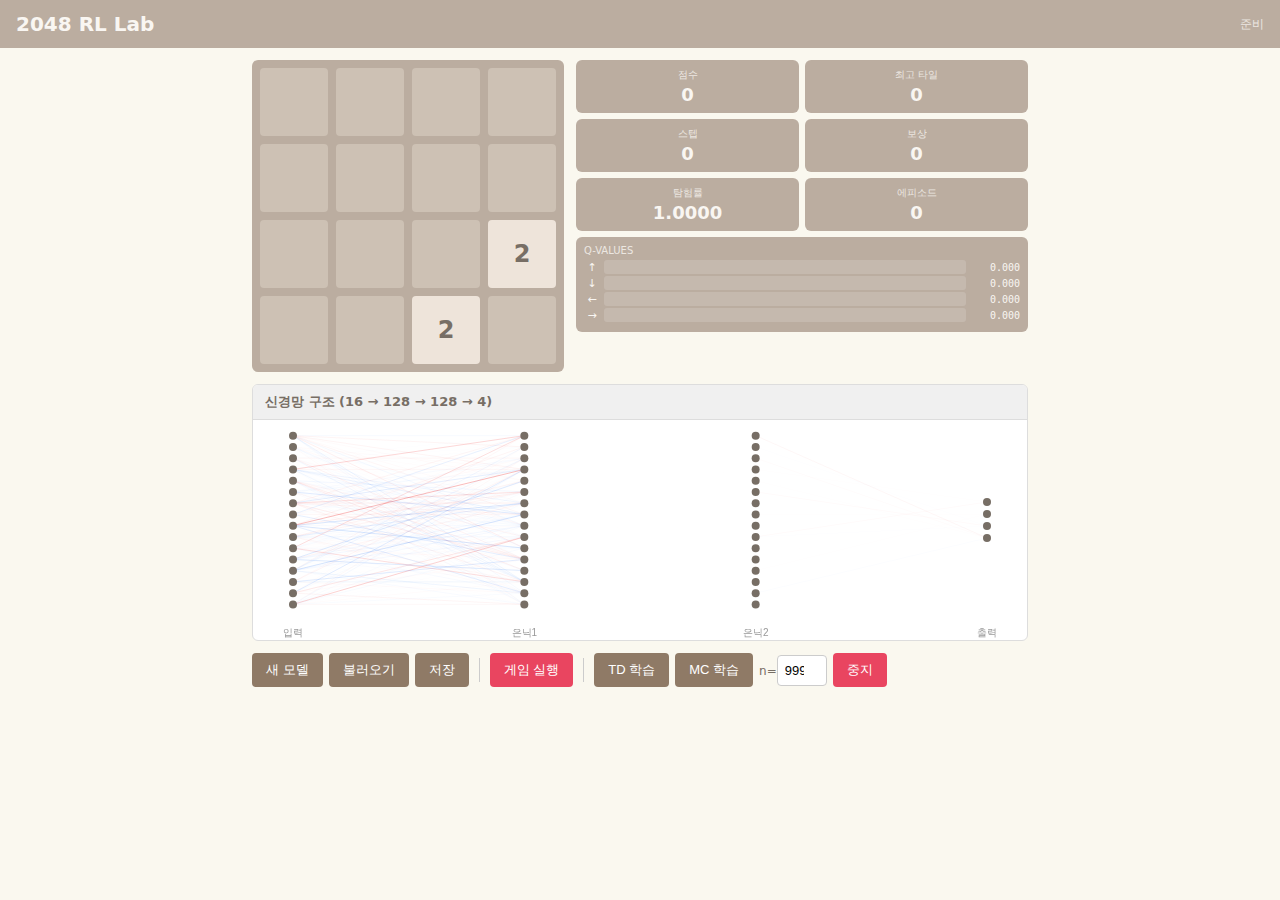
<file: ml_app.html>
<!DOCTYPE html>
<html lang="ko">
<head>
    <meta charset="UTF-8">
    <meta name="viewport" content="width=device-width, initial-scale=1.0, user-scalable=no">
    <title>2048 RL Lab</title>
    <style>
        :root {
            --bg: #faf8ef;
            --grid-bg: #bbada0;
            --text: #776e65;
            --text-light: #f9f6f2;
            --btn: #8f7a66;
            --btn-accent: #e94560;
        }
        * { margin: 0; padding: 0; box-sizing: border-box; }
        body { font-family: 'Segoe UI', system-ui, sans-serif; background: var(--bg); color: var(--text); }

        /* --- Header --- */
        header { background: var(--grid-bg); color: var(--text-light); padding: 12px 16px; display: flex; justify-content: space-between; align-items: center; }
        header h1 { font-size: 20px; }
        #statusText { font-size: 12px; opacity: 0.8; }

        /* --- Main Layout --- */
        .main { max-width: 800px; margin: 0 auto; padding: 12px; display: flex; flex-direction: column; gap: 12px; }

        /* --- Game + Info Row --- */
        .game-row { display: flex; gap: 12px; align-items: flex-start; }
        @media (max-width: 600px) { .game-row { flex-direction: column; align-items: center; } }

        /* --- Game Board --- */
        .grid { display: grid; grid-template-columns: repeat(4, 68px); gap: 8px; background: var(--grid-bg); padding: 8px; border-radius: 6px; flex-shrink: 0; }
        .tile { width: 68px; height: 68px; display: flex; justify-content: center; align-items: center; font-size: 24px; font-weight: bold; border-radius: 4px; transition: background 0.1s; }
        .t0    { background: #cdc1b4; }
        .t2    { background: #eee4da; color: #776e65; }
        .t4    { background: #ede0c8; color: #776e65; }
        .t8    { background: #f2b179; color: var(--text-light); }
        .t16   { background: #f59563; color: var(--text-light); }
        .t32   { background: #f67c5f; color: var(--text-light); }
        .t64   { background: #f65e3b; color: var(--text-light); }
        .t128  { background: #edcf72; color: var(--text-light); }
        .t256  { background: #edcc61; color: var(--text-light); }
        .t512  { background: #edc850; color: var(--text-light); }
        .t1024 { background: #edc53f; color: var(--text-light); font-size: 19px; }
        .t2048 { background: #edc22e; color: var(--text-light); font-size: 19px; }
        .tbig  { background: #3c3a32; color: var(--text-light); font-size: 16px; }

        /* --- Info Panel --- */
        .info { flex: 1; min-width: 200px; }
        .info-grid { display: grid; grid-template-columns: 1fr 1fr; gap: 6px; }
        .info-item { background: var(--grid-bg); color: var(--text-light); border-radius: 6px; padding: 8px; text-align: center; }
        .info-item .label { font-size: 10px; text-transform: uppercase; opacity: 0.8; }
        .info-item .value { font-size: 18px; font-weight: 700; margin-top: 2px; }
        .q-values { margin-top: 6px; background: var(--grid-bg); border-radius: 6px; padding: 8px; color: var(--text-light); }
        .q-values .label { font-size: 10px; text-transform: uppercase; opacity: 0.8; margin-bottom: 4px; }
        .q-bar-row { display: flex; align-items: center; gap: 4px; margin: 2px 0; font-size: 11px; }
        .q-bar-row .dir { width: 16px; text-align: center; }
        .q-bar { flex: 1; height: 14px; background: rgba(255,255,255,0.15); border-radius: 3px; overflow: hidden; position: relative; }
        .q-bar-fill { height: 100%; border-radius: 3px; transition: width 0.15s; }
        .q-bar-val { font-size: 10px; width: 50px; text-align: right; font-family: monospace; }
        .q-best .q-bar-fill { background: #edc22e; }
        .q-normal .q-bar-fill { background: rgba(255,255,255,0.4); }

        /* --- Network Canvas --- */
        .network-section { background: #fff; border-radius: 6px; border: 1px solid #ddd; overflow: hidden; }
        .network-section h3 { font-size: 13px; padding: 8px 12px; background: #f0f0f0; border-bottom: 1px solid #ddd; }
        #networkCanvas { width: 100%; display: block; }

        /* --- Controls --- */
        .controls { display: flex; flex-wrap: wrap; gap: 6px; align-items: center; }
        .controls button { padding: 8px 14px; font-size: 13px; cursor: pointer; background: var(--btn); color: white; border: none; border-radius: 4px; }
        .controls button:active { opacity: 0.8; }
        .controls button.accent { background: var(--btn-accent); }
        .controls input[type="number"] { width: 50px; padding: 7px; font-size: 13px; border: 1px solid #ccc; border-radius: 4px; text-align: center; }
        .controls label { font-size: 12px; color: var(--text); }
        .controls .sep { width: 1px; height: 24px; background: #ccc; margin: 0 4px; }
        .controls input[type="file"] { display: none; }
    </style>
</head>
<body>
    <header>
        <h1>2048 RL Lab</h1>
        <span id="statusText">준비</span>
    </header>

    <div class="main">
        <!-- Game + Info -->
        <div class="game-row">
            <div class="grid" id="grid"></div>
            <div class="info">
                <div class="info-grid">
                    <div class="info-item"><div class="label">점수</div><div class="value" id="infoScore">0</div></div>
                    <div class="info-item"><div class="label">최고 타일</div><div class="value" id="infoMaxTile">0</div></div>
                    <div class="info-item"><div class="label">스텝</div><div class="value" id="infoStep">0</div></div>
                    <div class="info-item"><div class="label">보상</div><div class="value" id="infoReward">0</div></div>
                    <div class="info-item"><div class="label">탐험률</div><div class="value" id="infoEpsilon">1.000</div></div>
                    <div class="info-item"><div class="label">에피소드</div><div class="value" id="infoEpisode">0</div></div>
                </div>
                <div class="q-values">
                    <div class="label">Q-Values</div>
                    <div class="q-bar-row" id="qRow0"><span class="dir">↑</span><div class="q-bar"><div class="q-bar-fill"></div></div><span class="q-bar-val">0</span></div>
                    <div class="q-bar-row" id="qRow1"><span class="dir">↓</span><div class="q-bar"><div class="q-bar-fill"></div></div><span class="q-bar-val">0</span></div>
                    <div class="q-bar-row" id="qRow2"><span class="dir">←</span><div class="q-bar"><div class="q-bar-fill"></div></div><span class="q-bar-val">0</span></div>
                    <div class="q-bar-row" id="qRow3"><span class="dir">→</span><div class="q-bar"><div class="q-bar-fill"></div></div><span class="q-bar-val">0</span></div>
                </div>
            </div>
        </div>

        <!-- Network Graph -->
        <div class="network-section">
            <h3>신경망 구조 (16 → 128 → 128 → 4)</h3>
            <canvas id="networkCanvas" height="220"></canvas>
        </div>

        <!-- Controls -->
        <div class="controls">
            <button id="btnNewModel">새 모델</button>
            <button id="btnLoad">불러오기</button>
            <input type="file" id="fileInput" accept=".json">
            <button id="btnSave">저장</button>
            <div class="sep"></div>
            <button id="btnPlay" class="accent">게임 실행</button>
            <div class="sep"></div>
            <button id="btnTD">TD 학습</button>
            <button id="btnMC">MC 학습</button>
            <label>n=<input type="number" id="inputN" value="9999" min="1" max="10000"></label>
            <button id="btnStop" class="accent" disabled>중지</button>
        </div>
    </div>

<script>
// ============================================================
// 작업 1: Game2048 JS 클래스
// ============================================================

const SPAWN_4_RATE = 0.1;
const ACTION_UP = 0, ACTION_DOWN = 1, ACTION_LEFT = 2, ACTION_RIGHT = 3;
const ACTION_NAMES = ['↑', '↓', '←', '→'];
const ROTATION_MAP = { [ACTION_UP]: 1, [ACTION_DOWN]: 3, [ACTION_LEFT]: 0, [ACTION_RIGHT]: 2 };

const CURRICULUM_TILES = [2, 4, 8, 16, 32, 64, 128, 256, 512, 1024];

class Game2048 {
    constructor(curriculumMode = false) {
        this.board = null;
        this.score = 0;
        this.done = false;
        this.curriculumMode = curriculumMode;
    }

    reset(curriculumMode = null) {
        const mode = curriculumMode !== null ? curriculumMode : this.curriculumMode;
        this.board = Array.from({ length: 4 }, () => new Array(4).fill(0));
        this.score = 0;
        this.done = false;
        if (mode) {
            this._resetCurriculum();
        } else {
            this._spawnTile();
            this._spawnTile();
        }
        return this.getState();
    }

    _resetCurriculum() {
        // 2^1 ~ 2^10 중 4개 복원추출 → 내림차순 정렬
        const tiles = [];
        for (let i = 0; i < 4; i++) {
            tiles.push(CURRICULUM_TILES[Math.floor(Math.random() * CURRICULUM_TILES.length)]);
        }
        tiles.sort((a, b) => b - a);
        this.board[3] = tiles;
        // 우상단에 2 고정
        this.board[0][3] = 2;
    }

    getState() {
        return this.board.map(r => [...r]);
    }

    step(action) {
        if (this.done) return { state: this.getState(), reward: 0, done: true };
        const oldBoard = JSON.stringify(this.board);
        const reward = this._move(action);
        const validMove = JSON.stringify(this.board) !== oldBoard;
        if (validMove) {
            this._spawnTile();
            if (!this._canMove()) this.done = true;
        }
        this.score += reward;
        return { state: this.getState(), reward, done: this.done };
    }

    getValidActions() {
        const valid = [];
        // left=2, right=3, up=0, down=1
        if (this._canMoveDirection(0)) valid.push(0); // up
        if (this._canMoveDirection(1)) valid.push(1); // down
        if (this._canMoveDirection(2)) valid.push(2); // left
        if (this._canMoveDirection(3)) valid.push(3); // right
        return valid;
    }

    _canMoveRowLeft(row) {
        for (let j = 0; j < 4; j++) {
            if (row[j] === 0) {
                for (let k = j + 1; k < 4; k++) {
                    if (row[k] !== 0) return true;
                }
            } else if (j + 1 < 4 && row[j] === row[j + 1]) {
                return true;
            }
        }
        return false;
    }

    _canMoveDirection(action) {
        const k = ROTATION_MAP[action];
        const rotated = this._rotate(this.board, k);
        for (let i = 0; i < 4; i++) {
            if (this._canMoveRowLeft(rotated[i])) return true;
        }
        return false;
    }

    getMaxTile() {
        let max = 0;
        for (const row of this.board) for (const v of row) if (v > max) max = v;
        return max;
    }

    _spawnTile() {
        const empty = [];
        for (let i = 0; i < 4; i++)
            for (let j = 0; j < 4; j++)
                if (this.board[i][j] === 0) empty.push([i, j]);
        if (empty.length === 0) return;
        const [r, c] = empty[Math.floor(Math.random() * empty.length)];
        this.board[r][c] = Math.random() < SPAWN_4_RATE ? 4 : 2;
    }

    _move(action) {
        const k = ROTATION_MAP[action];
        let rotated = this._rotate(this.board, k);
        let reward = 0;
        for (let i = 0; i < 4; i++) {
            const [merged, r] = this._mergeRow(rotated[i]);
            rotated[i] = merged;
            reward += r;
        }
        this.board = this._rotate(rotated, (4 - k) % 4);
        return reward;
    }

    _mergeRow(row) {
        const nonZero = row.filter(x => x !== 0);
        const merged = [];
        let reward = 0;
        let i = 0;
        while (i < nonZero.length) {
            if (i + 1 < nonZero.length && nonZero[i] === nonZero[i + 1]) {
                const val = nonZero[i] * 2;
                merged.push(val);
                reward += val;
                i += 2;
            } else {
                merged.push(nonZero[i]);
                i++;
            }
        }
        while (merged.length < 4) merged.push(0);
        return [merged, reward];
    }

    _rotate(b, k) {
        let r = b.map(row => [...row]);
        for (let t = 0; t < k; t++) {
            const n = r.length;
            const rot = Array.from({ length: n }, () => new Array(n).fill(0));
            for (let x = 0; x < n; x++)
                for (let y = 0; y < n; y++)
                    rot[y][n - 1 - x] = r[x][y];
            r = rot;
        }
        return r;
    }

    _canMove() {
        for (let i = 0; i < 4; i++)
            for (let j = 0; j < 4; j++) {
                if (this.board[i][j] === 0) return true;
                if (j < 3 && this.board[i][j] === this.board[i][j + 1]) return true;
                if (i < 3 && this.board[i][j] === this.board[i + 1][j]) return true;
            }
        return false;
    }
}

// ============================================================
// 작업 2: QNetwork JS 포팅
// ============================================================

const MAX_POWER = 15;
const GRAD_NORM_LIMIT = 1.0;
const HUBER_DELTA = 1.0;

// --- 행렬 유틸 ---
function zeros(rows, cols) {
    if (cols === undefined) return new Float64Array(rows);
    return Array.from({ length: rows }, () => new Float64Array(cols));
}

function matMul(A, B) {
    // A: [m][k], B: [k][n] → C: [m][n]
    const m = A.length, k = B.length, n = B[0].length;
    const C = Array.from({ length: m }, () => new Float64Array(n));
    for (let i = 0; i < m; i++)
        for (let j = 0; j < n; j++) {
            let s = 0;
            for (let p = 0; p < k; p++) s += A[i][p] * B[p][j];
            C[i][j] = s;
        }
    return C;
}

function transpose(A) {
    const m = A.length, n = A[0].length;
    const T = Array.from({ length: n }, () => new Float64Array(m));
    for (let i = 0; i < m; i++)
        for (let j = 0; j < n; j++)
            T[j][i] = A[i][j];
    return T;
}

function addBias(A, b) {
    // A: [m][n], b: Float64Array(n) → A[i][j] + b[j]
    const m = A.length, n = A[0].length;
    const R = Array.from({ length: m }, () => new Float64Array(n));
    for (let i = 0; i < m; i++)
        for (let j = 0; j < n; j++)
            R[i][j] = A[i][j] + b[j];
    return R;
}

function randn() {
    // Box-Muller
    const u1 = Math.random(), u2 = Math.random();
    return Math.sqrt(-2 * Math.log(u1)) * Math.cos(2 * Math.PI * u2);
}

class QNetwork {
    constructor(hiddenSize = 128) {
        this.hiddenSize = hiddenSize;
        const h = hiddenSize;
        const xavier = (fanIn) => Math.sqrt(2.0 / fanIn);

        this.w1 = this._randMatrix(16, h, xavier(16));
        this.b1 = zeros(h);
        this.w2 = this._randMatrix(h, h, xavier(h));
        this.b2 = zeros(h);
        this.w3 = this._randMatrix(h, 4, xavier(h));
        this.b3 = zeros(4);

        this._cache = {};
    }

    _randMatrix(rows, cols, scale) {
        const M = Array.from({ length: rows }, () => new Float64Array(cols));
        for (let i = 0; i < rows; i++)
            for (let j = 0; j < cols; j++)
                M[i][j] = randn() * scale;
        return M;
    }

    _preprocess(board) {
        // board: 4x4 array → [1][16] normalized
        const x = [new Float64Array(16)];
        for (let i = 0; i < 4; i++)
            for (let j = 0; j < 4; j++) {
                const v = board[i][j];
                x[0][i * 4 + j] = v > 0 ? Math.log2(v) / MAX_POWER : 0;
            }
        return x;
    }

    forward(board) {
        const x = this._preprocess(board);
        const z1 = addBias(matMul(x, this.w1), this.b1);
        const a1 = z1.map(r => r.map(v => Math.max(0, v)));  // ReLU
        const z2 = addBias(matMul(a1, this.w2), this.b2);
        const a2 = z2.map(r => r.map(v => Math.max(0, v)));
        const z3 = addBias(matMul(a2, this.w3), this.b3);

        this._cache = { x, z1, a1, z2, a2, z3 };
        return Array.from(z3[0]);  // [4] Q-values
    }

    backward(action, target, lr = 0.001) {
        const { x, z1, a1, z2, a2, z3 } = this._cache;
        const qVal = z3[0][action];
        if (isNaN(qVal)) return 0;

        const error = qVal - target;
        const absError = Math.abs(error);
        let loss, dloss;
        if (absError <= HUBER_DELTA) {
            loss = 0.5 * error * error;
            dloss = error;
        } else {
            loss = HUBER_DELTA * (absError - 0.5 * HUBER_DELTA);
            dloss = HUBER_DELTA * Math.sign(error);
        }

        // dz3: [1][4]
        const dz3 = [new Float64Array(4)];
        dz3[0][action] = dloss;

        // Layer 3
        const dw3 = matMul(transpose(a2), dz3);
        const db3 = new Float64Array(dz3[0]);
        const da2 = matMul(dz3, transpose(this.w3));

        // Layer 2 (ReLU backward)
        const dz2 = da2.map((r, i) => r.map((v, j) => z2[i][j] > 0 ? v : 0));
        const dw2 = matMul(transpose(a1), dz2);
        const db2 = new Float64Array(dz2[0]);
        const da1 = matMul(dz2, transpose(this.w2));

        // Layer 1
        const dz1 = da1.map((r, i) => r.map((v, j) => z1[i][j] > 0 ? v : 0));
        const dw1 = matMul(transpose(x), dz1);
        const db1 = new Float64Array(dz1[0]);

        // Clip & update
        this._updateWeights(this.w3, dw3, this.b3, db3, lr);
        this._updateWeights(this.w2, dw2, this.b2, db2, lr);
        this._updateWeights(this.w1, dw1, this.b1, db1, lr);

        return loss;
    }

    _clipNorm(g) {
        // g: 2D array or 1D Float64Array → norm clip
        let sumSq = 0;
        if (g[0] instanceof Float64Array || Array.isArray(g[0])) {
            for (let i = 0; i < g.length; i++)
                for (let j = 0; j < g[0].length; j++)
                    sumSq += g[i][j] * g[i][j];
        } else {
            for (let j = 0; j < g.length; j++)
                sumSq += g[j] * g[j];
        }
        const norm = Math.sqrt(sumSq);
        if (norm <= GRAD_NORM_LIMIT) return g;
        const scale = GRAD_NORM_LIMIT / norm;
        if (g[0] instanceof Float64Array || Array.isArray(g[0])) {
            const c = Array.from({ length: g.length }, () => new Float64Array(g[0].length));
            for (let i = 0; i < g.length; i++)
                for (let j = 0; j < g[0].length; j++)
                    c[i][j] = g[i][j] * scale;
            return c;
        } else {
            const c = new Float64Array(g.length);
            for (let j = 0; j < g.length; j++)
                c[j] = g[j] * scale;
            return c;
        }
    }

    _updateWeights(w, dw, b, db, lr) {
        dw = this._clipNorm(dw);
        db = this._clipNorm(db);
        for (let i = 0; i < w.length; i++)
            for (let j = 0; j < w[0].length; j++)
                w[i][j] -= lr * dw[i][j];
        for (let j = 0; j < b.length; j++)
            b[j] -= lr * db[j];
    }

    getAction(board, validActions, epsilon = 0) {
        if (!validActions || validActions.length === 0) return 0;
        if (Math.random() < epsilon)
            return validActions[Math.floor(Math.random() * validActions.length)];
        const q = this.forward(board);
        let bestA = validActions[0], bestQ = -Infinity;
        for (const a of validActions) {
            if (q[a] > bestQ) { bestQ = q[a]; bestA = a; }
        }
        return bestA;
    }

    toJSON() {
        const to2D = (m) => m.map(r => Array.from(r));
        const to1D = (a) => Array.from(a);
        return {
            hiddenSize: this.hiddenSize,
            w1: to2D(this.w1), b1: to1D(this.b1),
            w2: to2D(this.w2), b2: to1D(this.b2),
            w3: to2D(this.w3), b3: to1D(this.b3),
        };
    }

    static fromJSON(obj) {
        const net = new QNetwork(obj.hiddenSize);
        const toF64_2D = (arr) => arr.map(r => new Float64Array(r));
        const toF64_1D = (arr) => new Float64Array(arr);
        net.w1 = toF64_2D(obj.w1); net.b1 = toF64_1D(obj.b1);
        net.w2 = toF64_2D(obj.w2); net.b2 = toF64_1D(obj.b2);
        net.w3 = toF64_2D(obj.w3); net.b3 = toF64_1D(obj.b3);
        return net;
    }
}

// ============================================================
// 작업 3: Trainer JS 포팅
// ============================================================

const DEFAULT_CONFIG = {
    gamma: 0.9999,
    learningRate: 0.001,
    epsilonStart: 1.0,
    epsilonEnd: 0.05,
    epsilonDecay: 0.999,
};

function lnReward(reward) {
    return reward > 0 ? Math.log(reward) : 0;
}

// D4 대칭 그룹: [rot_k, flip, actionMap]
const BOARD_AUGMENTATIONS = [
    [0, false, [0, 1, 2, 3]],  // 원본
    [1, false, [2, 3, 1, 0]],  // 90° 반시계
    [2, false, [1, 0, 3, 2]],  // 180°
    [3, false, [3, 2, 0, 1]],  // 270° 반시계
    [0, true,  [0, 1, 3, 2]],  // 좌우 대칭
    [1, true,  [3, 2, 1, 0]],  // 90° + 좌우 대칭
    [2, true,  [1, 0, 2, 3]],  // 180° + 좌우 대칭
    [3, true,  [2, 3, 0, 1]],  // 270° + 좌우 대칭
];

function augmentBoard(board, rotK, flip) {
    let b = board.map(r => [...r]);
    for (let t = 0; t < rotK; t++) {
        const n = b.length;
        const rot = Array.from({ length: n }, () => new Array(n).fill(0));
        for (let x = 0; x < n; x++)
            for (let y = 0; y < n; y++)
                rot[y][n - 1 - x] = b[x][y];
        b = rot;
    }
    if (flip) {
        for (let i = 0; i < b.length; i++) b[i].reverse();
    }
    return b;
}

class TDTrainer {
    constructor(model, config = {}) {
        this.model = model;
        this.cfg = { ...DEFAULT_CONFIG, ...config };
        this.epsilon = this.cfg.epsilonStart;
        this.episodeCount = 0;
        this.onStep = null;
        this.aborted = false;
    }

    abort() { this.aborted = true; }

    async trainEpisodes(env, n = 1, onEpisodeEnd = null) {
        for (let ep = 0; ep < n; ep++) {
            if (this.aborted) break;
            const result = await this._trainOne(env);
            this.episodeCount++;
            this.epsilon = Math.max(this.cfg.epsilonEnd, this.epsilon * this.cfg.epsilonDecay);
            if (onEpisodeEnd) onEpisodeEnd({ ...result, episode: this.episodeCount, epsilon: this.epsilon });
        }
    }

    async _trainOne(env) {
        const losses = [];
        let state = env.reset();
        let stepNum = 0;
        let prevStep = null;

        while (!env.done && !this.aborted) {
            const validActions = env.getValidActions();
            const action = this.model.getAction(state, validActions, this.epsilon);
            const { state: nextState, reward, done } = env.step(action);

            // SARSA: 이전 스텝 학습 — target = ln(r) + γ * Q(s', a')
            if (prevStep) {
                const r = lnReward(prevStep.reward);
                let totalLoss = 0;
                for (const [rotK, flip, actionMap] of BOARD_AUGMENTATIONS) {
                    const augCurr = augmentBoard(state, rotK, flip);
                    const augCurrAction = actionMap[action];
                    const qNext = this.model.forward(augCurr)[augCurrAction];
                    const target = r + this.cfg.gamma * qNext;
                    const augPrev = augmentBoard(prevStep.state, rotK, flip);
                    const augPrevAction = actionMap[prevStep.action];
                    this.model.forward(augPrev);
                    totalLoss += this.model.backward(augPrevAction, target, this.cfg.learningRate);
                }
                losses.push(totalLoss / 8);
            }

            const qValues = this.model.forward(state);
            if (this.onStep) this.onStep({ stepNum, state, action, reward, loss: losses[losses.length - 1] || null, qValues, done, score: env.score, maxTile: env.getMaxTile() });

            prevStep = { state: state.map(r => [...r]), action, reward };
            state = nextState;
            stepNum++;

            if (stepNum % 5 === 0) await new Promise(r => setTimeout(r, 0));
        }

        // 마지막 스텝: target = ln(r_T)
        if (prevStep) {
            const r = lnReward(prevStep.reward);
            let totalLoss = 0;
            for (const [rotK, flip, actionMap] of BOARD_AUGMENTATIONS) {
                const augPrev = augmentBoard(prevStep.state, rotK, flip);
                const augPrevAction = actionMap[prevStep.action];
                this.model.forward(augPrev);
                totalLoss += this.model.backward(augPrevAction, r, this.cfg.learningRate);
            }
            losses.push(totalLoss / 8);
        }

        return { steps: stepNum, score: env.score, maxTile: env.getMaxTile(), losses };
    }
}

class MCTrainer {
    constructor(model, config = {}) {
        this.model = model;
        this.cfg = { ...DEFAULT_CONFIG, ...config };
        this.epsilon = this.cfg.epsilonStart;
        this.episodeCount = 0;
        this.onStep = null;
        this.aborted = false;
    }

    abort() { this.aborted = true; }

    async trainEpisodes(env, n = 1, onEpisodeEnd = null) {
        for (let ep = 0; ep < n; ep++) {
            if (this.aborted) break;
            const result = await this._trainOne(env);
            this.episodeCount++;
            this.epsilon = Math.max(this.cfg.epsilonEnd, this.epsilon * this.cfg.epsilonDecay);
            if (onEpisodeEnd) onEpisodeEnd({ ...result, episode: this.episodeCount, epsilon: this.epsilon });
        }
    }

    async _trainOne(env) {
        const episode = [];
        let state = env.reset();
        let stepNum = 0;

        // 에피소드 수집
        while (!env.done && !this.aborted) {
            const validActions = env.getValidActions();
            const action = this.model.getAction(state, validActions, this.epsilon);
            const { state: nextState, reward, done } = env.step(action);
            const qValues = this.model.forward(state);
            episode.push({ state: state.map(r => [...r]), action, reward, qValues });

            if (this.onStep) this.onStep({ stepNum, state, action, reward, loss: null, qValues, done, score: env.score, maxTile: env.getMaxTile() });

            state = nextState;
            stepNum++;
            if (stepNum % 10 === 0) await new Promise(r => setTimeout(r, 0));
        }

        // 중단된 경우 학습하지 않음
        if (this.aborted) return { steps: stepNum, score: env.score, maxTile: env.getMaxTile(), losses: [] };

        // Return 계산 (역순) — ln(reward) + gamma 할인
        const returns = new Array(episode.length);
        let G = 0;
        for (let i = episode.length - 1; i >= 0; i--) {
            G = lnReward(episode[i].reward) + this.cfg.gamma * G;
            returns[i] = G;
        }

        // 각 스텝 학습 — D4 8x 증강
        const losses = [];
        for (let i = 0; i < episode.length; i++) {
            let totalLoss = 0;
            for (const [rotK, flip, actionMap] of BOARD_AUGMENTATIONS) {
                const augState = augmentBoard(episode[i].state, rotK, flip);
                const augAction = actionMap[episode[i].action];
                this.model.forward(augState);
                totalLoss += this.model.backward(augAction, returns[i], this.cfg.learningRate);
            }
            losses.push(totalLoss / 8);
        }

        return { steps: stepNum, score: env.score, maxTile: env.getMaxTile(), losses };
    }
}

// ============================================================
// 작업 4 + 5 + 6: UI, 신경망 시각화, 실시간 통합
// ============================================================

let env = new Game2048();
let model = new QNetwork(128);
let currentStep = 0;
let currentEpisode = 0;
let activeTrainer = null;  // 현재 실행 중인 트레이너 (중지용)
let playAborted = false;   // 게임 실행 중지 플래그
let running = false;

// --- 게임판 렌더링 ---
function renderBoard(board) {
    const grid = document.getElementById('grid');
    grid.innerHTML = '';
    board.flat().forEach(v => {
        const tile = document.createElement('div');
        tile.className = 'tile ' + (v > 2048 ? 'tbig' : 't' + v);
        tile.textContent = v || '';
        grid.appendChild(tile);
    });
}

// --- 정보 패널 업데이트 ---
function updateInfo(info) {
    if (info.score !== undefined) document.getElementById('infoScore').textContent = info.score;
    if (info.maxTile !== undefined) document.getElementById('infoMaxTile').textContent = info.maxTile;
    if (info.step !== undefined) document.getElementById('infoStep').textContent = info.step;
    if (info.reward !== undefined) document.getElementById('infoReward').textContent = info.reward;
    if (info.epsilon !== undefined) document.getElementById('infoEpsilon').textContent = info.epsilon.toFixed(4);
    if (info.episode !== undefined) document.getElementById('infoEpisode').textContent = info.episode;
}

// --- Q값 바 업데이트 ---
function updateQBars(qValues, bestAction) {
    if (!qValues) return;
    const maxAbs = Math.max(...qValues.map(Math.abs), 0.001);
    for (let a = 0; a < 4; a++) {
        const row = document.getElementById('qRow' + a);
        const fill = row.querySelector('.q-bar-fill');
        const val = row.querySelector('.q-bar-val');
        const pct = Math.abs(qValues[a]) / maxAbs * 100;
        fill.style.width = pct + '%';
        val.textContent = qValues[a].toFixed(3);
        row.className = 'q-bar-row ' + (a === bestAction ? 'q-best' : 'q-normal');
    }
}

// --- 신경망 그래프 ---
function drawNetwork() {
    const canvas = document.getElementById('networkCanvas');
    const ctx = canvas.getContext('2d');
    const W = canvas.width = canvas.clientWidth * (window.devicePixelRatio || 1);
    const H = canvas.height = 220 * (window.devicePixelRatio || 1);
    ctx.scale(window.devicePixelRatio || 1, window.devicePixelRatio || 1);
    const w = canvas.clientWidth, h = 220;
    ctx.clearRect(0, 0, w, h);

    const layers = [16, 16, 16, 4];  // 표시 노드 수
    const layerLabels = ['입력', '은닉1', '은닉2', '출력'];
    const weights = [model.w1, model.w2, model.w3];
    const groupSizes = [1, 8, 8, 1];  // 그룹당 실제 뉴런 수
    const pad = 40;
    const layerX = layers.map((_, i) => pad + i * (w - 2 * pad) / (layers.length - 1));

    // 노드 y 좌표
    const nodeY = (layerIdx, nodeIdx) => {
        const n = layers[layerIdx];
        const spacing = Math.min(12, (h - 40) / n);
        const totalH = (n - 1) * spacing;
        return (h - 20) / 2 - totalH / 2 + nodeIdx * spacing;
    };

    // 연결선
    for (let li = 0; li < weights.length; li++) {
        const W_mat = weights[li];
        const srcN = layers[li], dstN = layers[li + 1];
        const srcGroup = groupSizes[li], dstGroup = groupSizes[li + 1];

        // 그룹 간 평균 가중치 계산
        for (let si = 0; si < srcN; si++) {
            for (let di = 0; di < dstN; di++) {
                let sum = 0, count = 0;
                for (let sg = 0; sg < srcGroup; sg++) {
                    for (let dg = 0; dg < dstGroup; dg++) {
                        const srcIdx = si * srcGroup + sg;
                        const dstIdx = di * dstGroup + dg;
                        if (srcIdx < W_mat.length && dstIdx < W_mat[0].length) {
                            sum += W_mat[srcIdx][dstIdx];
                            count++;
                        }
                    }
                }
                if (count === 0) continue;
                const avg = sum / count;
                const absAvg = Math.abs(avg);
                const thickness = Math.min(3, absAvg * 2);
                if (thickness < 0.1) continue;

                ctx.beginPath();
                ctx.moveTo(layerX[li], nodeY(li, si));
                ctx.lineTo(layerX[li + 1], nodeY(li + 1, di));
                ctx.strokeStyle = avg > 0
                    ? `rgba(59, 130, 246, ${Math.min(0.6, absAvg)})`   // 파랑
                    : `rgba(239, 68, 68, ${Math.min(0.6, absAvg)})`;    // 빨강
                ctx.lineWidth = thickness;
                ctx.stroke();
            }
        }
    }

    // 노드
    for (let li = 0; li < layers.length; li++) {
        for (let ni = 0; ni < layers[li]; ni++) {
            const x = layerX[li], y = nodeY(li, ni);
            ctx.beginPath();
            ctx.arc(x, y, 4, 0, 2 * Math.PI);
            ctx.fillStyle = '#776e65';
            ctx.fill();
        }
        // 라벨
        ctx.fillStyle = '#999';
        ctx.font = '10px sans-serif';
        ctx.textAlign = 'center';
        ctx.fillText(layerLabels[li], layerX[li], h - 4);
    }
}

// --- 스텝 콜백 (학습/게임 중 매 스텝 호출) ---
function onStepUI(info) {
    renderBoard(info.state);
    updateInfo({ score: info.score, maxTile: info.maxTile, step: info.stepNum, reward: info.reward });
    if (info.qValues) {
        let bestA = 0, bestQ = -Infinity;
        for (let a = 0; a < 4; a++) if (info.qValues[a] > bestQ) { bestQ = info.qValues[a]; bestA = a; }
        updateQBars(info.qValues, bestA);
    }
}

// --- 에피소드 콜백 ---
function onEpisodeUI(result) {
    updateInfo({ episode: result.episode, epsilon: result.epsilon, score: result.score, maxTile: result.maxTile });
    drawNetwork();
}

// --- 버튼 핸들러 ---
function setStatus(text) { document.getElementById('statusText').textContent = text; }
function setRunning(v) {
    running = v;
    document.querySelectorAll('.controls button').forEach(b => b.disabled = v);
    document.getElementById('btnStop').disabled = !v;
}

document.getElementById('btnNewModel').addEventListener('click', () => {
    model = new QNetwork(128);
    setStatus('새 모델 생성');
    drawNetwork();
    // 에피소드/epsilon 초기화 표시
    updateInfo({ episode: 0, epsilon: 1.0, score: 0, step: 0, reward: 0, maxTile: 0 });
    updateQBars([0, 0, 0, 0], -1);
});

document.getElementById('btnSave').addEventListener('click', () => {
    const json = JSON.stringify(model.toJSON());
    const blob = new Blob([json], { type: 'application/json' });
    const a = document.createElement('a');
    a.href = URL.createObjectURL(blob);
    a.download = 'model_2048.json';
    a.click();
    URL.revokeObjectURL(a.href);
    setStatus('모델 저장 완료');
});

document.getElementById('btnLoad').addEventListener('click', () => {
    document.getElementById('fileInput').click();
});

document.getElementById('fileInput').addEventListener('change', (e) => {
    const file = e.target.files[0];
    if (!file) return;
    const reader = new FileReader();
    reader.onload = () => {
        try {
            model = QNetwork.fromJSON(JSON.parse(reader.result));
            setStatus('모델 불러오기 완료');
            drawNetwork();
        } catch (err) {
            setStatus('불러오기 실패: ' + err.message);
        }
    };
    reader.readAsText(file);
    e.target.value = '';
});

document.getElementById('btnPlay').addEventListener('click', async () => {
    if (running) return;
    setRunning(true);
    playAborted = false;
    setStatus('게임 실행 중...');
    env = new Game2048();
    const state = env.reset();
    renderBoard(state);
    let step = 0;
    while (!env.done && !playAborted) {
        const validActions = env.getValidActions();
        if (validActions.length === 0) break;
        const action = model.getAction(env.getState(), validActions, 0);
        const qValues = model.forward(env.getState());
        const { reward } = env.step(action);
        onStepUI({ stepNum: step, state: env.getState(), action, reward, qValues, done: env.done, score: env.score, maxTile: env.getMaxTile() });
        step++;
        await new Promise(r => setTimeout(r, 50));
    }
    const msg = playAborted ? '게임 중단' : `게임 종료 · 점수 ${env.score} · 최고 타일 ${env.getMaxTile()}`;
    setStatus(msg);
    setRunning(false);
});

document.getElementById('btnTD').addEventListener('click', async () => {
    if (running) return;
    setRunning(true);
    const n = parseInt(document.getElementById('inputN').value) || 1;
    setStatus(`TD 학습 중... (0/${n})`);
    env = new Game2048();
    const trainer = new TDTrainer(model);
    trainer.onStep = onStepUI;
    activeTrainer = trainer;
    await trainer.trainEpisodes(env, n, (result) => {
        onEpisodeUI(result);
        setStatus(`TD 학습 중... (${result.episode}/${n})`);
    });
    const msg = trainer.aborted ? `TD 학습 중단 · ${trainer.episodeCount}게임` : `TD 학습 완료 · ${n}게임`;
    setStatus(msg);
    activeTrainer = null;
    setRunning(false);
});

document.getElementById('btnMC').addEventListener('click', async () => {
    if (running) return;
    setRunning(true);
    const n = parseInt(document.getElementById('inputN').value) || 1;
    setStatus(`MC 학습 중... (0/${n})`);
    env = new Game2048();
    const trainer = new MCTrainer(model);
    trainer.onStep = onStepUI;
    activeTrainer = trainer;
    await trainer.trainEpisodes(env, n, (result) => {
        onEpisodeUI(result);
        setStatus(`MC 학습 중... (${result.episode}/${n})`);
    });
    const msg = trainer.aborted ? `MC 학습 중단 · ${trainer.episodeCount}게임` : `MC 학습 완료 · ${n}게임`;
    setStatus(msg);
    activeTrainer = null;
    setRunning(false);
});

document.getElementById('btnStop').addEventListener('click', () => {
    if (activeTrainer) activeTrainer.abort();
    playAborted = true;
});

// --- 초기화 ---
env.reset();
renderBoard(env.getState());
drawNetwork();
updateInfo({ score: 0, maxTile: 0, step: 0, reward: 0, epsilon: 1.0, episode: 0 });
updateQBars([0, 0, 0, 0], -1);

</script>
</body>
</html>
</file>
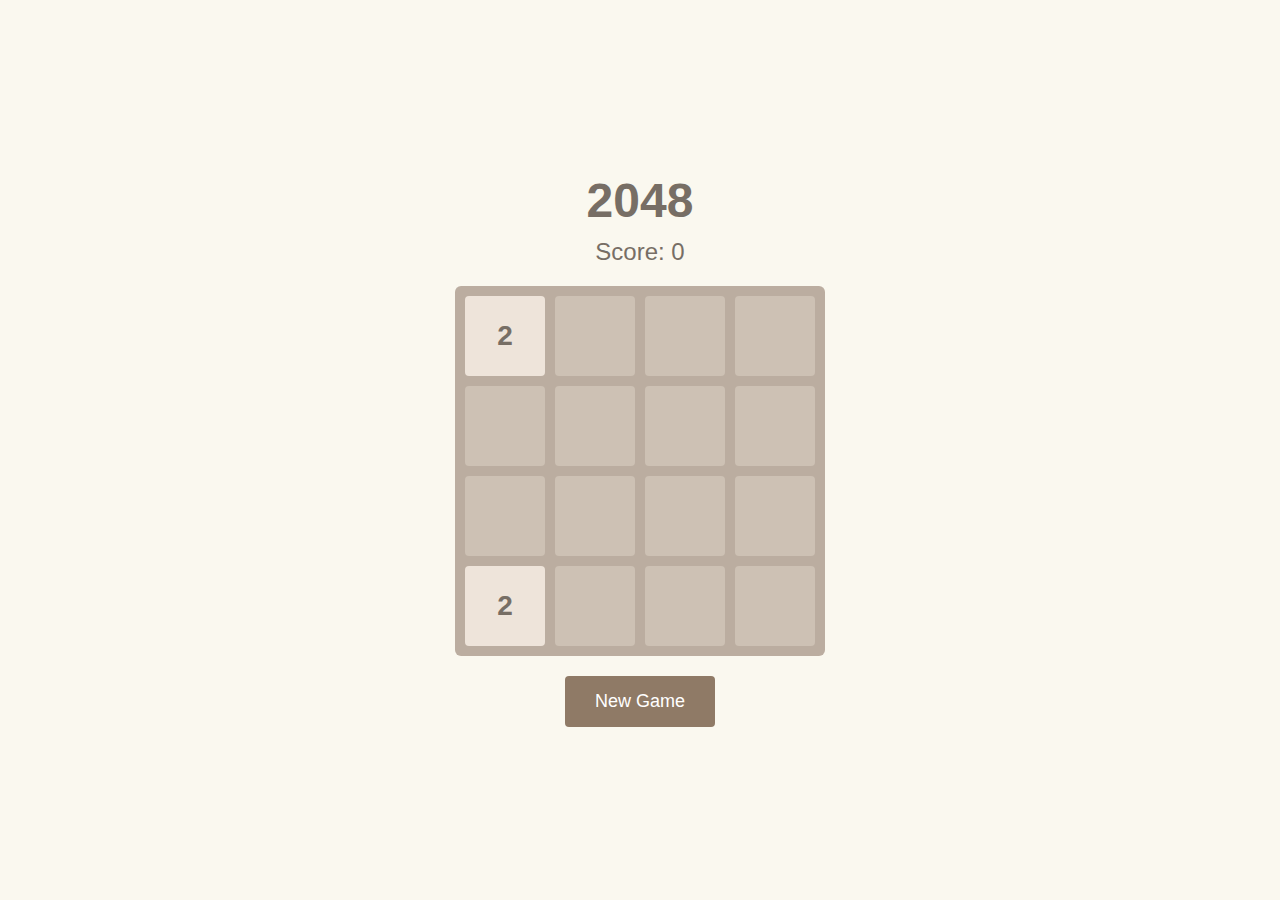
<file: static_ui.html>
<!DOCTYPE html>
<html>
<head>
    <meta name="viewport" content="width=device-width, initial-scale=1.0, user-scalable=no">
    <title>2048</title>
    <style>
        * { margin: 0; padding: 0; box-sizing: border-box; }
        body { font-family: Arial, sans-serif; background: #faf8ef; display: flex; justify-content: center; align-items: center; min-height: 100vh; touch-action: none; }
        .container { text-align: center; }
        h1 { color: #776e65; font-size: 48px; margin-bottom: 10px; }
        .score { color: #776e65; font-size: 24px; margin-bottom: 20px; }
        .grid { display: grid; grid-template-columns: repeat(4, 80px); gap: 10px; background: #bbada0; padding: 10px; border-radius: 6px; }
        .tile { width: 80px; height: 80px; display: flex; justify-content: center; align-items: center; font-size: 28px; font-weight: bold; border-radius: 4px; }
        .t0 { background: #cdc1b4; }
        .t2 { background: #eee4da; color: #776e65; }
        .t4 { background: #ede0c8; color: #776e65; }
        .t8 { background: #f2b179; color: #f9f6f2; }
        .t16 { background: #f59563; color: #f9f6f2; }
        .t32 { background: #f67c5f; color: #f9f6f2; }
        .t64 { background: #f65e3b; color: #f9f6f2; }
        .t128 { background: #edcf72; color: #f9f6f2; }
        .t256 { background: #edcc61; color: #f9f6f2; }
        .t512 { background: #edc850; color: #f9f6f2; }
        .t1024 { background: #edc53f; color: #f9f6f2; font-size: 22px; }
        .t2048 { background: #edc22e; color: #f9f6f2; font-size: 22px; }
        .tbig { background: #3c3a32; color: #f9f6f2; font-size: 18px; }
        .game-over { color: #776e65; font-size: 32px; margin-top: 20px; }
        button { margin-top: 20px; padding: 15px 30px; font-size: 18px; cursor: pointer; background: #8f7a66; color: white; border: none; border-radius: 4px; }
    </style>
</head>
<body>
    <div class="container">
        <h1>2048</h1>
        <div class="score">Score: <span id="score">0</span></div>
        <div class="grid" id="grid"></div>
        <div class="game-over" id="gameover" style="display:none;">Game Over!</div>
        <button onclick="reset()">New Game</button>
    </div>
    <script>
        // Game state
        let board = [];
        let score = 0;
        let done = false;

        // Initialize
        function reset() {
            board = Array(4).fill().map(() => Array(4).fill(0));
            score = 0;
            done = false;
            spawnTile();
            spawnTile();
            render();
        }

        function spawnTile() {
            const empty = [];
            for (let i = 0; i < 4; i++)
                for (let j = 0; j < 4; j++)
                    if (board[i][j] === 0) empty.push([i, j]);
            if (empty.length === 0) return;
            const [r, c] = empty[Math.floor(Math.random() * empty.length)];
            board[r][c] = Math.random() < 0.1 ? 4 : 2;
        }

        function mergeRow(row) {
            let result = row.filter(x => x !== 0);
            let reward = 0;
            for (let i = 0; i < result.length - 1; i++) {
                if (result[i] === result[i + 1]) {
                    result[i] *= 2;
                    reward += result[i];
                    result.splice(i + 1, 1);
                }
            }
            while (result.length < 4) result.push(0);
            return [result, reward];
        }

        function rotateBoard(b, k) {
            let r = b.map(row => [...row]);
            for (let i = 0; i < k; i++) {
                const n = r.length;
                const rotated = Array(n).fill().map(() => Array(n).fill(0));
                for (let x = 0; x < n; x++)
                    for (let y = 0; y < n; y++)
                        rotated[y][n - 1 - x] = r[x][y];
                r = rotated;
            }
            return r;
        }

        function move(action) {
            if (done) return;
            const oldBoard = JSON.stringify(board);
            const rotation = [3, 1, 0, 2][action]; // up, down, left, right
            let rotated = rotateBoard(board, rotation);
            let reward = 0;
            for (let i = 0; i < 4; i++) {
                const [merged, r] = mergeRow(rotated[i]);
                rotated[i] = merged;
                reward += r;
            }
            board = rotateBoard(rotated, (4 - rotation) % 4);
            if (JSON.stringify(board) !== oldBoard) {
                score += reward;
                spawnTile();
                if (!canMove()) done = true;
            }
            render();
        }

        function canMove() {
            for (let i = 0; i < 4; i++)
                for (let j = 0; j < 4; j++) {
                    if (board[i][j] === 0) return true;
                    if (j < 3 && board[i][j] === board[i][j + 1]) return true;
                    if (i < 3 && board[i][j] === board[i + 1][j]) return true;
                }
            return false;
        }

        function render() {
            document.getElementById('score').textContent = score;
            document.getElementById('gameover').style.display = done ? 'block' : 'none';
            const grid = document.getElementById('grid');
            grid.innerHTML = '';
            board.flat().forEach(v => {
                const tile = document.createElement('div');
                tile.className = 'tile ' + (v > 2048 ? 'tbig' : 't' + v);
                tile.textContent = v || '';
                grid.appendChild(tile);
            });
        }

        // Keyboard
        document.addEventListener('keydown', e => {
            const map = { ArrowUp: 0, ArrowDown: 1, ArrowLeft: 2, ArrowRight: 3, w: 0, s: 1, a: 2, d: 3 };
            if (map[e.key] !== undefined) { e.preventDefault(); move(map[e.key]); }
        });

        // Touch
        let touchStartX, touchStartY;
        document.addEventListener('touchstart', e => { touchStartX = e.touches[0].clientX; touchStartY = e.touches[0].clientY; });
        document.addEventListener('touchend', e => {
            const dx = e.changedTouches[0].clientX - touchStartX;
            const dy = e.changedTouches[0].clientY - touchStartY;
            if (Math.abs(dx) < 30 && Math.abs(dy) < 30) return;
            if (Math.abs(dx) > Math.abs(dy)) move(dx > 0 ? 3 : 2);
            else move(dy > 0 ? 1 : 0);
        });

        reset();
    </script>
</body>
</html>
</file>
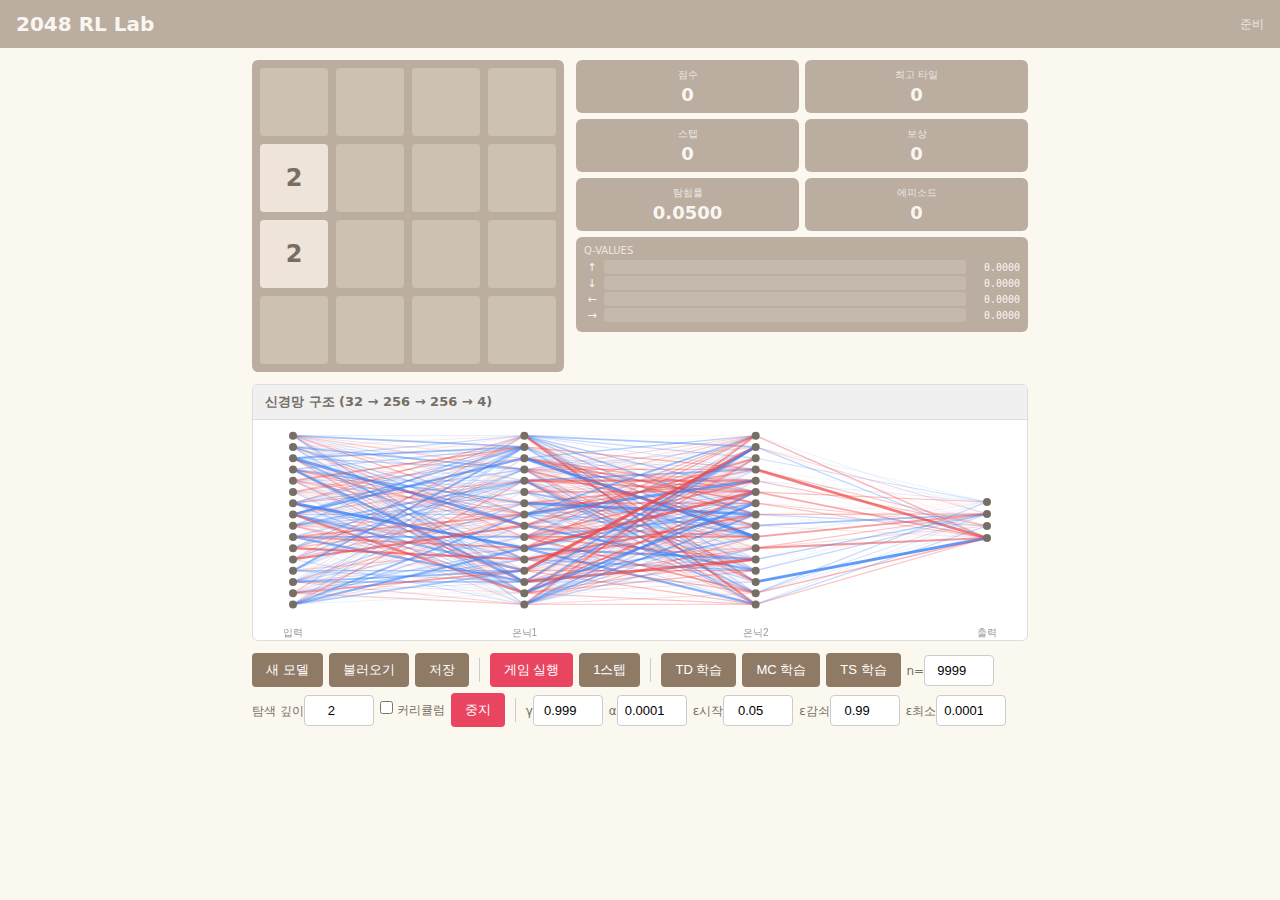
<file: static/ml_app.html>
<!DOCTYPE html>
<html lang="ko">
<head>
    <meta charset="UTF-8">
    <meta name="viewport" content="width=device-width, initial-scale=1.0, user-scalable=no">
    <title>2048 RL Lab</title>
    <link rel="stylesheet" href="css/style.css">
</head>
<body>
    <header>
        <h1>2048 RL Lab</h1>
        <span id="statusText">준비</span>
    </header>

    <div class="main">
        <!-- Game + Info -->
        <div class="game-row">
            <div class="grid" id="grid"></div>
            <div class="info">
                <div class="info-grid">
                    <div class="info-item"><div class="label">점수</div><div class="value" id="infoScore">0</div></div>
                    <div class="info-item"><div class="label">최고 타일</div><div class="value" id="infoMaxTile">0</div></div>
                    <div class="info-item"><div class="label">스텝</div><div class="value" id="infoStep">0</div></div>
                    <div class="info-item"><div class="label">보상</div><div class="value" id="infoReward">0</div></div>
                    <div class="info-item"><div class="label">탐험률</div><div class="value" id="infoEpsilon">1.000</div></div>
                    <div class="info-item"><div class="label">에피소드</div><div class="value" id="infoEpisode">0</div></div>
                </div>
                <div class="q-values">
                    <div class="label">Q-Values</div>
                    <div class="q-bar-row" id="qRow0"><span class="dir">↑</span><div class="q-bar"><div class="q-bar-fill"></div></div><span class="q-bar-val">0</span></div>
                    <div class="q-bar-row" id="qRow1"><span class="dir">↓</span><div class="q-bar"><div class="q-bar-fill"></div></div><span class="q-bar-val">0</span></div>
                    <div class="q-bar-row" id="qRow2"><span class="dir">←</span><div class="q-bar"><div class="q-bar-fill"></div></div><span class="q-bar-val">0</span></div>
                    <div class="q-bar-row" id="qRow3"><span class="dir">→</span><div class="q-bar"><div class="q-bar-fill"></div></div><span class="q-bar-val">0</span></div>
                </div>
            </div>
        </div>

        <!-- Network Graph -->
        <div class="network-section">
            <h3>신경망 구조 (32 → 256 → 256 → 4)</h3>
            <canvas id="networkCanvas" height="220"></canvas>
        </div>

        <!-- Controls -->
        <div class="controls">
            <button id="btnNewModel">새 모델</button>
            <button id="btnLoad">불러오기</button>
            <input type="file" id="fileInput" accept=".json">
            <button id="btnSave">저장</button>
            <div class="sep"></div>
            <button id="btnPlay" class="accent">게임 실행</button>
            <button id="btnStep">1스텝</button>
            <div class="sep"></div>
            <button id="btnTD">TD 학습</button>
            <button id="btnMC">MC 학습</button>
            <button id="btnTS">TS 학습</button>
            <label>n=<input type="number" id="inputN" value="9999" min="1" max="10000"></label>
            <label>탐색 깊이<input type="number" id="inputSearchDepth" value="2" min="1" max="5" step="1"></label>
            <label><input type="checkbox" id="chkCurriculum"> 커리큘럼</label>
            <button id="btnStop" class="accent" disabled>중지</button>
            <div class="sep"></div>
            <label>γ<input type="number" id="inputGamma" value="0.999" min="0" max="1" step="0.001"></label>
            <label>α<input type="number" id="inputLearningRate" value="0.0001" min="0.00001" max="0.01" step="0.00001"></label>
            <label>ε시작<input type="number" id="inputEpsilonStart" value="0.05" min="0" max="1" step="0.01"></label>
            <label>ε감쇠<input type="number" id="inputEpsilonDecay" value="0.99" min="0" max="1" step="0.001"></label>
            <label>ε최소<input type="number" id="inputEpsilonEnd" value="0.0001" min="0" max="1" step="0.0001"></label>
        </div>
    </div>

    <script src="js/game2048.js"></script>
    <script src="js/qnetwork.js"></script>
    <script src="js/trainer.js"></script>
    <script src="js/ui.js"></script>
</body>
</html>
</file>
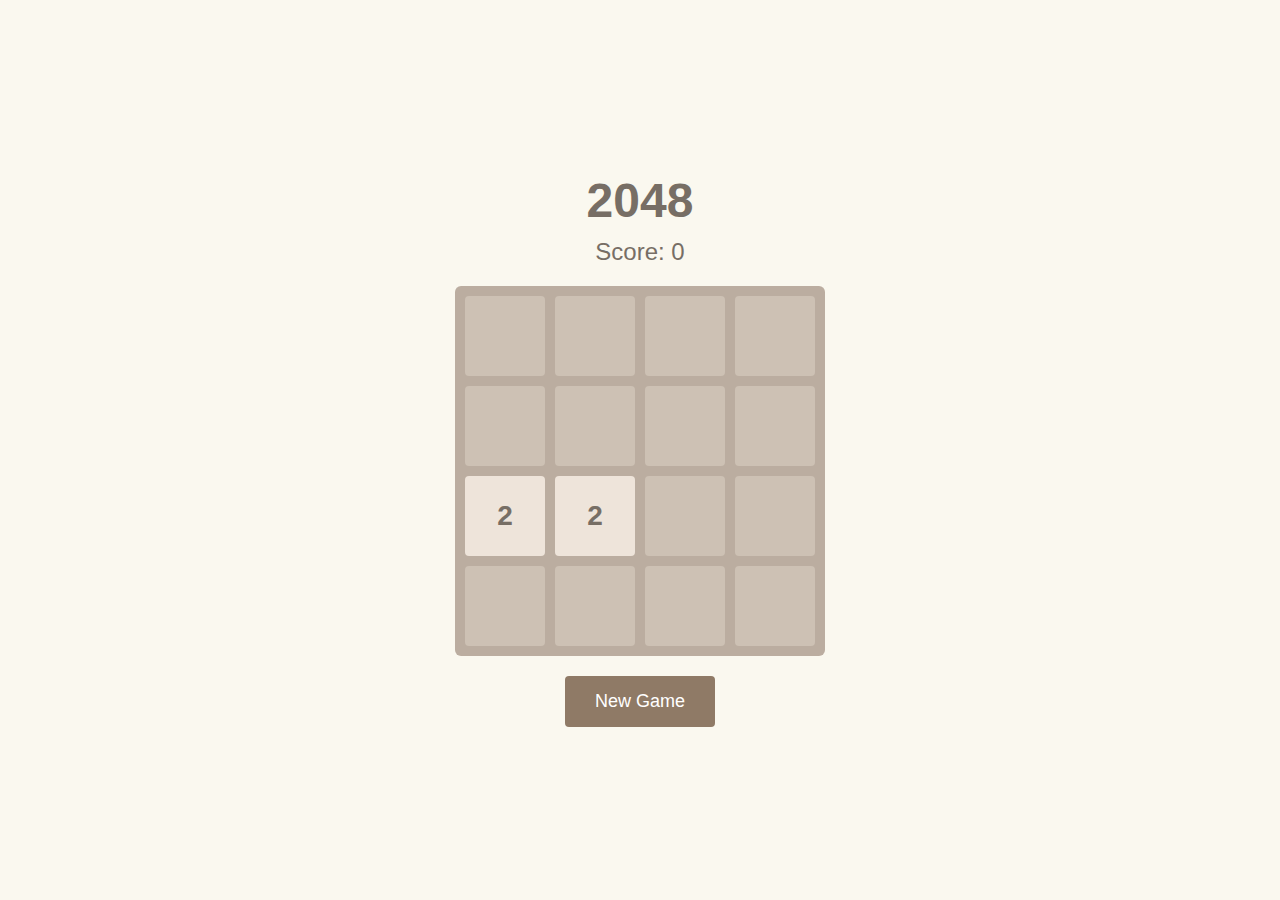
<file: static/static_ui.html>
<!DOCTYPE html>
<html>
<head>
    <meta name="viewport" content="width=device-width, initial-scale=1.0, user-scalable=no">
    <title>2048</title>
    <style>
        * { margin: 0; padding: 0; box-sizing: border-box; }
        body { font-family: Arial, sans-serif; background: #faf8ef; display: flex; justify-content: center; align-items: center; min-height: 100vh; touch-action: none; }
        .container { text-align: center; }
        h1 { color: #776e65; font-size: 48px; margin-bottom: 10px; }
        .score { color: #776e65; font-size: 24px; margin-bottom: 20px; }
        .grid { display: grid; grid-template-columns: repeat(4, 80px); gap: 10px; background: #bbada0; padding: 10px; border-radius: 6px; }
        .tile { width: 80px; height: 80px; display: flex; justify-content: center; align-items: center; font-size: 28px; font-weight: bold; border-radius: 4px; }
        .t0 { background: #cdc1b4; }
        .t2 { background: #eee4da; color: #776e65; }
        .t4 { background: #ede0c8; color: #776e65; }
        .t8 { background: #f2b179; color: #f9f6f2; }
        .t16 { background: #f59563; color: #f9f6f2; }
        .t32 { background: #f67c5f; color: #f9f6f2; }
        .t64 { background: #f65e3b; color: #f9f6f2; }
        .t128 { background: #edcf72; color: #f9f6f2; }
        .t256 { background: #edcc61; color: #f9f6f2; }
        .t512 { background: #edc850; color: #f9f6f2; }
        .t1024 { background: #edc53f; color: #f9f6f2; font-size: 22px; }
        .t2048 { background: #edc22e; color: #f9f6f2; font-size: 22px; }
        .tbig { background: #3c3a32; color: #f9f6f2; font-size: 18px; }
        .game-over { color: #776e65; font-size: 32px; margin-top: 20px; }
        button { margin-top: 20px; padding: 15px 30px; font-size: 18px; cursor: pointer; background: #8f7a66; color: white; border: none; border-radius: 4px; }
    </style>
</head>
<body>
    <div class="container">
        <h1>2048</h1>
        <div class="score">Score: <span id="score">0</span></div>
        <div class="grid" id="grid"></div>
        <div class="game-over" id="gameover" style="display:none;">Game Over!</div>
        <button onclick="reset()">New Game</button>
    </div>
    <script>
        // Constants
        const SPAWN_4_PROBABILITY = 0.1;
        const MIN_SWIPE_DISTANCE = 30;

        // Game state
        let board = [];
        let score = 0;
        let done = false;

        // Initialize
        function reset() {
            board = Array(4).fill().map(() => Array(4).fill(0));
            score = 0;
            done = false;
            spawnTile();
            spawnTile();
            render();
        }

        function spawnTile() {
            const empty = [];
            for (let i = 0; i < 4; i++)
                for (let j = 0; j < 4; j++)
                    if (board[i][j] === 0) empty.push([i, j]);
            if (empty.length === 0) return;
            const [r, c] = empty[Math.floor(Math.random() * empty.length)];
            board[r][c] = Math.random() < SPAWN_4_PROBABILITY ? 4 : 2;
        }

        function mergeRow(row) {
            let result = row.filter(x => x !== 0);
            let reward = 0;
            for (let i = 0; i < result.length - 1; i++) {
                if (result[i] === result[i + 1]) {
                    result[i] *= 2;
                    reward += result[i];
                    result.splice(i + 1, 1);
                }
            }
            while (result.length < 4) result.push(0);
            return [result, reward];
        }

        function rotateBoard(b, k) {
            let r = b.map(row => [...row]);
            for (let i = 0; i < k; i++) {
                const n = r.length;
                const rotated = Array(n).fill().map(() => Array(n).fill(0));
                for (let x = 0; x < n; x++)
                    for (let y = 0; y < n; y++)
                        rotated[y][n - 1 - x] = r[x][y];
                r = rotated;
            }
            return r;
        }

        function move(action) {
            if (done) return;
            const oldBoard = JSON.stringify(board);
            const rotation = [3, 1, 0, 2][action]; // up, down, left, right
            let rotated = rotateBoard(board, rotation);
            let reward = 0;
            for (let i = 0; i < 4; i++) {
                const [merged, r] = mergeRow(rotated[i]);
                rotated[i] = merged;
                reward += r;
            }
            board = rotateBoard(rotated, (4 - rotation) % 4);
            if (JSON.stringify(board) !== oldBoard) {
                score += reward;
                spawnTile();
                if (!canMove()) done = true;
            }
            render();
        }

        function canMove() {
            for (let i = 0; i < 4; i++)
                for (let j = 0; j < 4; j++) {
                    if (board[i][j] === 0) return true;
                    if (j < 3 && board[i][j] === board[i][j + 1]) return true;
                    if (i < 3 && board[i][j] === board[i + 1][j]) return true;
                }
            return false;
        }

        function render() {
            document.getElementById('score').textContent = score;
            document.getElementById('gameover').style.display = done ? 'block' : 'none';
            const grid = document.getElementById('grid');
            grid.innerHTML = '';
            board.flat().forEach(v => {
                const tile = document.createElement('div');
                tile.className = 'tile ' + (v > 2048 ? 'tbig' : 't' + v);
                tile.textContent = v || '';
                grid.appendChild(tile);
            });
        }

        // Keyboard
        document.addEventListener('keydown', e => {
            const map = { ArrowUp: 0, ArrowDown: 1, ArrowLeft: 2, ArrowRight: 3, w: 0, s: 1, a: 2, d: 3 };
            if (map[e.key] !== undefined) { e.preventDefault(); move(map[e.key]); }
        });

        // Touch
        let touchStartX, touchStartY;
        document.addEventListener('touchstart', e => { touchStartX = e.touches[0].clientX; touchStartY = e.touches[0].clientY; });
        document.addEventListener('touchend', e => {
            const dx = e.changedTouches[0].clientX - touchStartX;
            const dy = e.changedTouches[0].clientY - touchStartY;
            if (Math.abs(dx) < MIN_SWIPE_DISTANCE && Math.abs(dy) < MIN_SWIPE_DISTANCE) return;
            if (Math.abs(dx) > Math.abs(dy)) move(dx > 0 ? 3 : 2);
            else move(dy > 0 ? 1 : 0);
        });

        reset();
    </script>
</body>
</html>
</file>
<file: static/css/style.css>
:root {
    --bg: #faf8ef;
    --grid-bg: #bbada0;
    --text: #776e65;
    --text-light: #f9f6f2;
    --btn: #8f7a66;
    --btn-accent: #e94560;
}
* { margin: 0; padding: 0; box-sizing: border-box; }
body { font-family: 'Segoe UI', system-ui, sans-serif; background: var(--bg); color: var(--text); }

/* --- Header --- */
header { background: var(--grid-bg); color: var(--text-light); padding: 12px 16px; display: flex; justify-content: space-between; align-items: center; }
header h1 { font-size: 20px; }
#statusText { font-size: 12px; opacity: 0.8; }

/* --- Main Layout --- */
.main { max-width: 800px; margin: 0 auto; padding: 12px; display: flex; flex-direction: column; gap: 12px; }

/* --- Game + Info Row --- */
.game-row { display: flex; gap: 12px; align-items: flex-start; }
@media (max-width: 600px) { .game-row { flex-direction: column; align-items: center; } }

/* --- Game Board --- */
.grid { display: grid; grid-template-columns: repeat(4, 68px); gap: 8px; background: var(--grid-bg); padding: 8px; border-radius: 6px; flex-shrink: 0; }
.tile { width: 68px; height: 68px; display: flex; justify-content: center; align-items: center; font-size: 24px; font-weight: bold; border-radius: 4px; transition: background 0.1s; }
.t0    { background: #cdc1b4; }
.t2    { background: #eee4da; color: #776e65; }
.t4    { background: #ede0c8; color: #776e65; }
.t8    { background: #f2b179; color: var(--text-light); }
.t16   { background: #f59563; color: var(--text-light); }
.t32   { background: #f67c5f; color: var(--text-light); }
.t64   { background: #f65e3b; color: var(--text-light); }
.t128  { background: #edcf72; color: var(--text-light); }
.t256  { background: #edcc61; color: var(--text-light); }
.t512  { background: #edc850; color: var(--text-light); }
.t1024 { background: #edc53f; color: var(--text-light); font-size: 19px; }
.t2048 { background: #edc22e; color: var(--text-light); font-size: 19px; }
.tbig  { background: #3c3a32; color: var(--text-light); font-size: 16px; }

/* --- Info Panel --- */
.info { flex: 1; min-width: 200px; }
.info-grid { display: grid; grid-template-columns: 1fr 1fr; gap: 6px; }
.info-item { background: var(--grid-bg); color: var(--text-light); border-radius: 6px; padding: 8px; text-align: center; }
.info-item .label { font-size: 10px; text-transform: uppercase; opacity: 0.8; }
.info-item .value { font-size: 18px; font-weight: 700; margin-top: 2px; }
.q-values { margin-top: 6px; background: var(--grid-bg); border-radius: 6px; padding: 8px; color: var(--text-light); }
.q-values .label { font-size: 10px; text-transform: uppercase; opacity: 0.8; margin-bottom: 4px; }
.q-bar-row { display: flex; align-items: center; gap: 4px; margin: 2px 0; font-size: 11px; }
.q-bar-row .dir { width: 16px; text-align: center; }
.q-bar { flex: 1; height: 14px; background: rgba(255,255,255,0.15); border-radius: 3px; overflow: hidden; position: relative; }
.q-bar-fill { height: 100%; border-radius: 3px; }
.q-bar-val { font-size: 10px; width: 50px; text-align: right; font-family: monospace; }
.q-best .q-bar-fill { background: #edc22e; }
.q-normal .q-bar-fill { background: rgba(255,255,255,0.4); }

/* --- Network Canvas --- */
.network-section { background: #fff; border-radius: 6px; border: 1px solid #ddd; overflow: hidden; }
.network-section h3 { font-size: 13px; padding: 8px 12px; background: #f0f0f0; border-bottom: 1px solid #ddd; }
#networkCanvas { width: 100%; display: block; }

/* --- Controls --- */
.controls { display: flex; flex-wrap: wrap; gap: 6px; align-items: center; }
.controls button { padding: 8px 14px; font-size: 13px; cursor: pointer; background: var(--btn); color: white; border: none; border-radius: 4px; }
.controls button:active { opacity: 0.8; }
.controls button.accent { background: var(--btn-accent); }
.controls input[type="number"] { width: 70px; padding: 7px; font-size: 13px; border: 1px solid #ccc; border-radius: 4px; text-align: center; }
.controls label { font-size: 12px; color: var(--text); }
.controls .sep { width: 1px; height: 24px; background: #ccc; margin: 0 4px; }
.controls input[type="file"] { display: none; }
</file>
